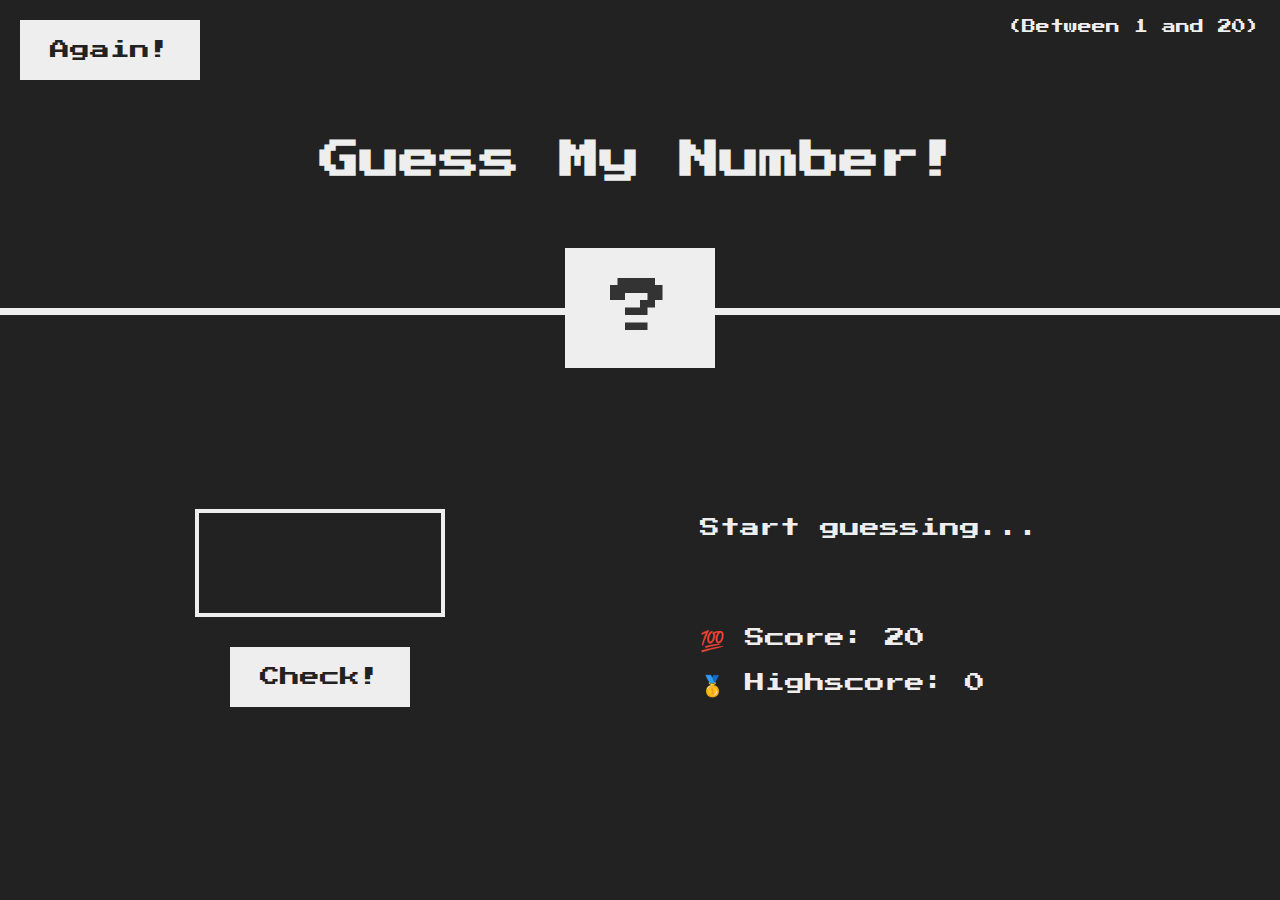
<file: 05-Guess_myNumberGame_JavaScript_in_the_browser_DOM_and_Events_PROJECT/index.html>
<!DOCTYPE html>
<html lang="en">
  <head>
    <meta charset="UTF-8" />
    <meta name="viewport" content="width=device-width, initial-scale=1.0" />
    <meta http-equiv="X-UA-Compatible" content="ie=edge" />
    <link rel="stylesheet" href="style.css" />
    <title>my instance</title>
  </head>
  <body>
    <header>
      <h1>Guess My Number!</h1>
      <p class="between">(Between 1 and 20)</p>
      <button class="btn again">Again!</button>
      <div class="number">?</div>
    </header>
    <main>
      <section class="left">
        <input type="number" class="guess" />
        <button class="btn check">Check!</button>
      </section>
      <section class="right">
        <p class="message">Start guessing...</p>
        <p class="label-score">💯 Score: <span class="score">20</span></p>
        <p class="label-highscore">
          🥇 Highscore: <span class="highscore">0</span>
        </p>
      </section>
    </main>
    <script src="script.js"></script>
  </body>
</html>
</file>
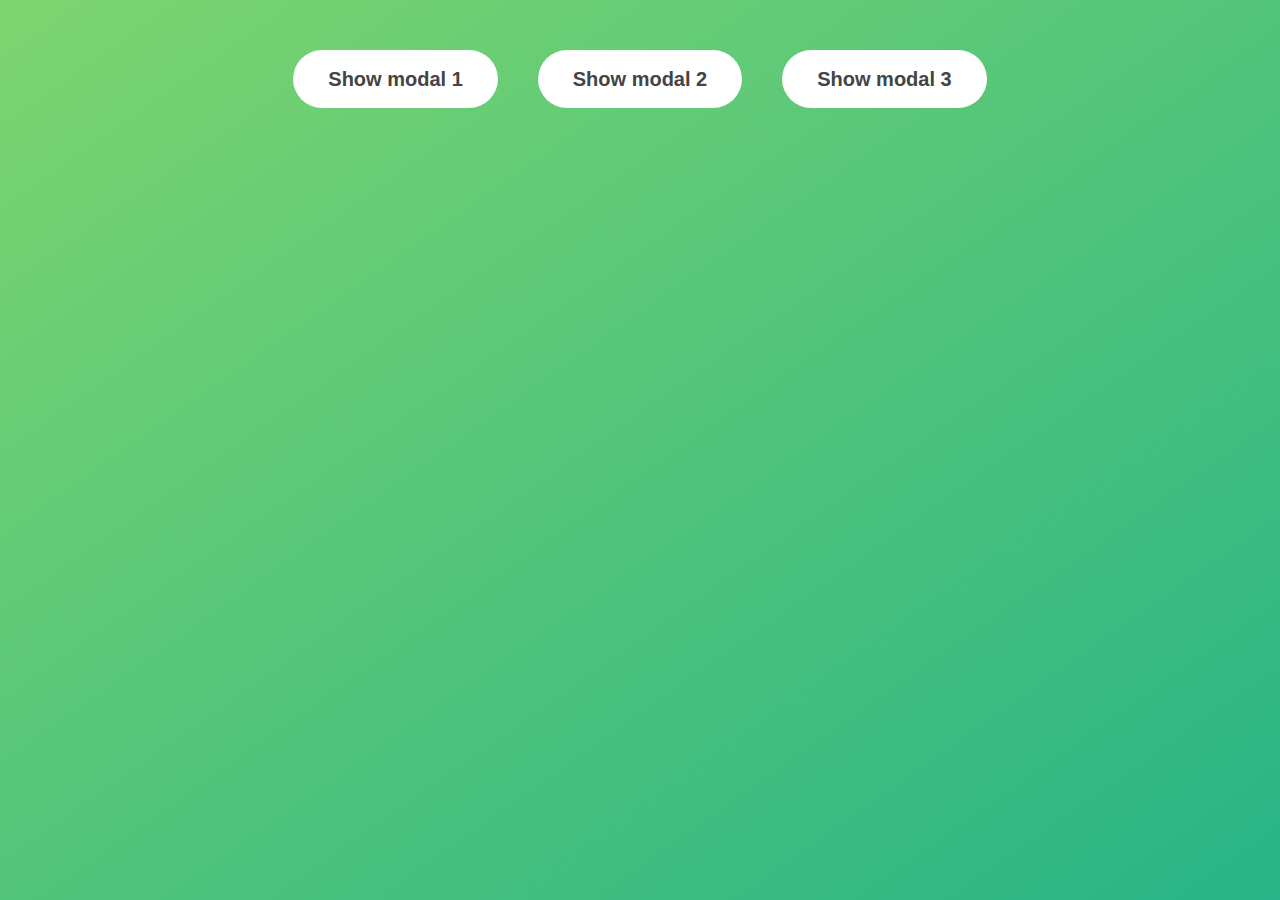
<file: 06-Modal/index.html>
<!DOCTYPE html>
<html lang="en">
  <head>
    <meta charset="UTF-8" />
    <meta name="viewport" content="width=device-width, initial-scale=1.0" />
    <meta http-equiv="X-UA-Compatible" content="ie=edge" />
    <link rel="stylesheet" href="style.css" />
    <title>Modal window</title>
  </head>
  <body>
    <button class="show-modal">Show modal 1</button>
    <button class="show-modal">Show modal 2</button>
    <button class="show-modal">Show modal 3</button>

    <div class="modal hidden">
      <button class="close-modal">&times;</button>
      <h1>I'm a modal window 😍</h1>
      <p>
        Lorem ipsum dolor sit amet, consectetur adipisicing elit, sed do eiusmod
        tempor incididunt ut labore et dolore magna aliqua. Ut enim ad minim
        veniam, quis nostrud exercitation ullamco laboris nisi ut aliquip ex ea
        commodo consequat. Duis aute irure dolor in reprehenderit in voluptate
        velit esse cillum dolore eu fugiat nulla pariatur. Excepteur sint
        occaecat cupidatat non proident, sunt in culpa qui officia deserunt
        mollit anim id est laborum.
      </p>
    </div>
    <div class="overlay hidden"></div>

    <script src="script.js"></script>
  </body>
</html>
</file>
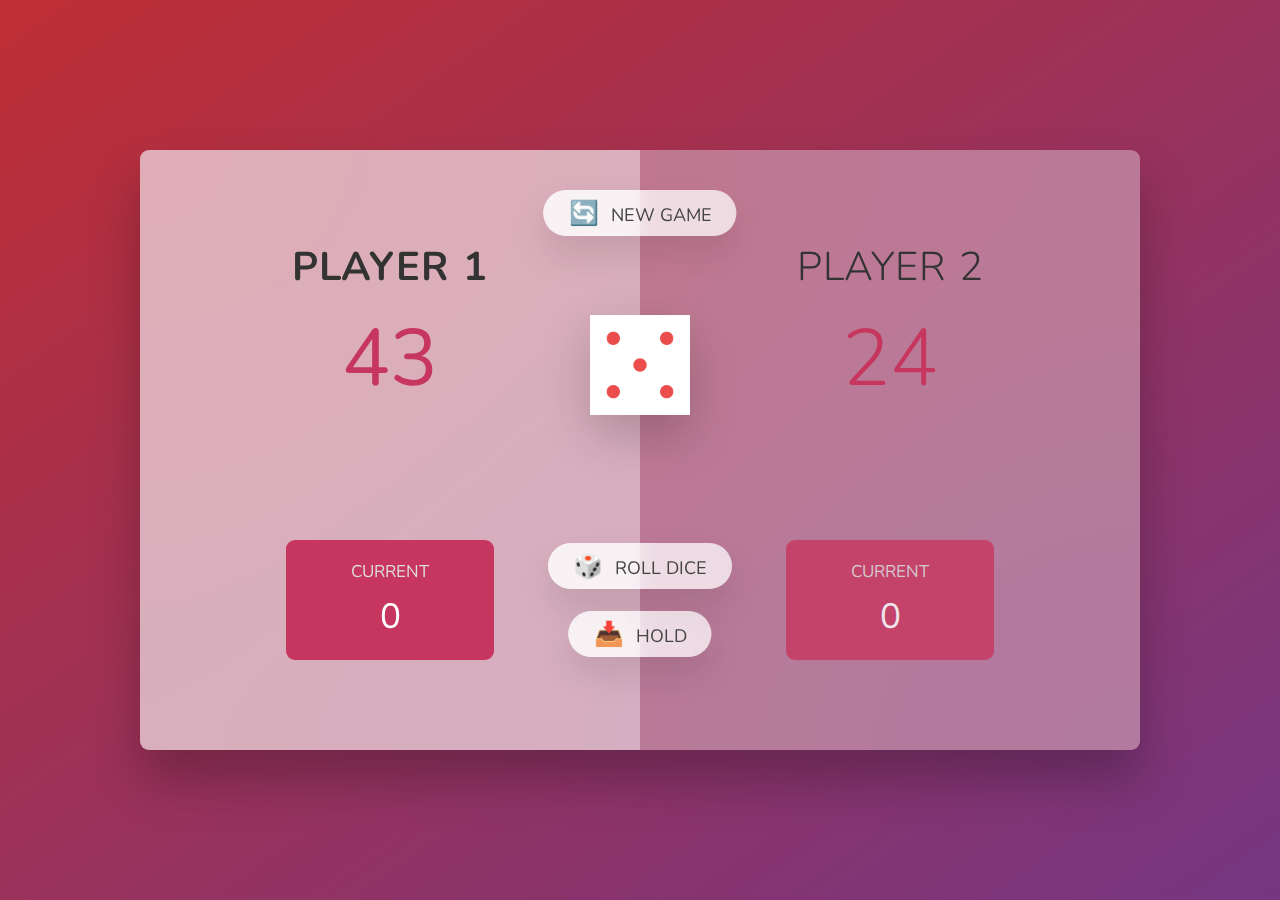
<file: 07-PigGame/index.html>
<!DOCTYPE html>
<html lang="en">
  <head>
    <meta charset="UTF-8" />
    <meta name="viewport" content="width=device-width, initial-scale=1.0" />
    <meta http-equiv="X-UA-Compatible" content="ie=edge" />
    <link rel="stylesheet" href="style.css" />
    <title>Pig Game</title>
  </head>
  <body>
    <main>
      <section class="player player--0 player--active">
        <h2 class="name" id="name--0">Player 1</h2>
        <p class="score" id="score--0">43</p>
        <div class="current">
          <p class="current-label">Current</p>
          <p class="current-score" id="current--0">0</p>
        </div>
      </section>
      <section class="player player--1">
        <h2 class="name" id="name--1">Player 2</h2>
        <p class="score" id="score--1">24</p>
        <div class="current">
          <p class="current-label">Current</p>
          <p class="current-score" id="current--1">0</p>
        </div>
      </section>

      <img src="dice-5.png" alt="Playing dice" class="dice" />
      <button class="btn btn--new">🔄 New game</button>
      <button class="btn btn--roll">🎲 Roll dice</button>
      <button class="btn btn--hold">📥 Hold</button>
    </main>
    <script src="script.js"></script>
  </body>
</html>
</file>
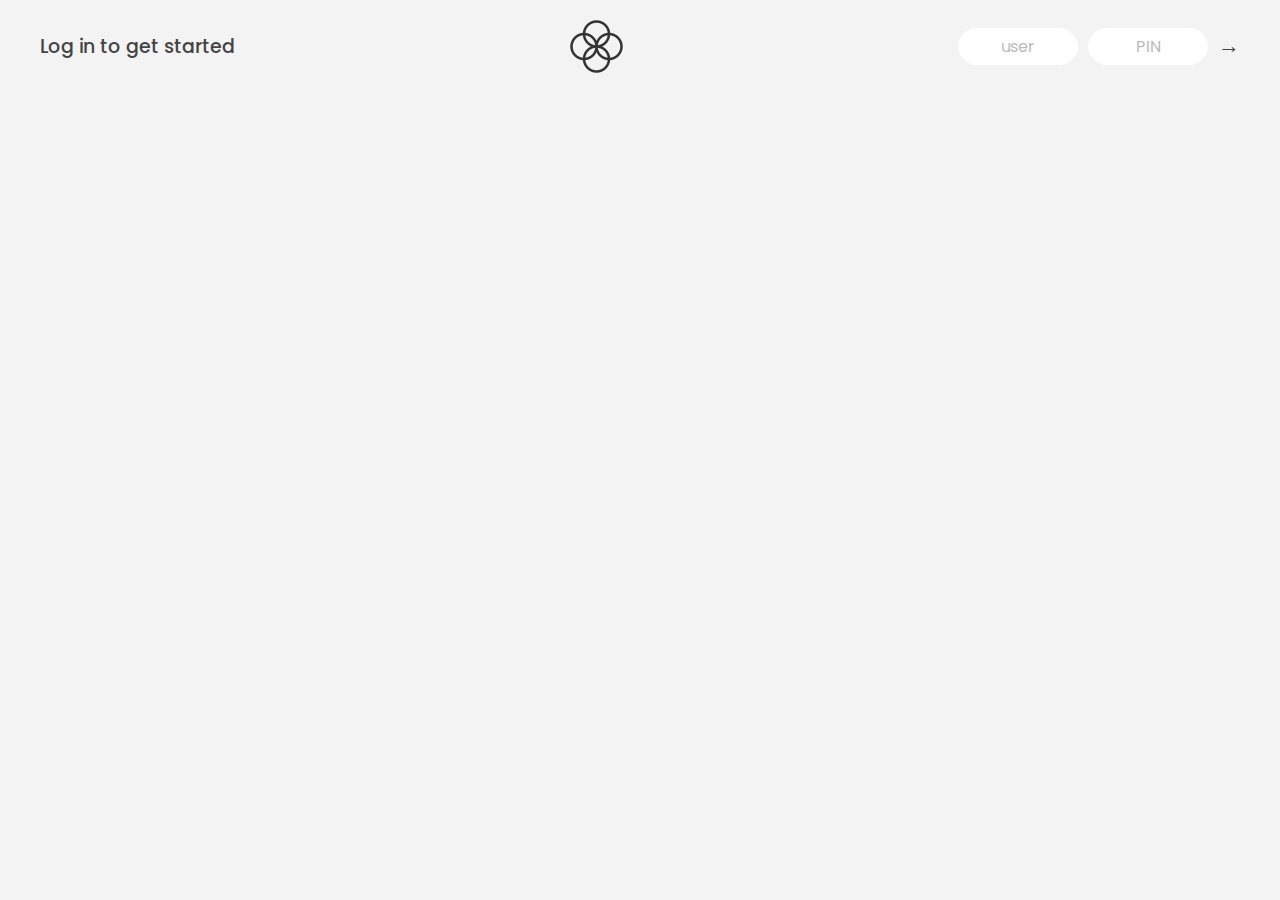
<file: 11-Arrays-Bankist/index.html>
<!DOCTYPE html>
<html lang="en">
  <head>
    <meta charset="UTF-8" />
    <meta name="viewport" content="width=device-width, initial-scale=1.0" />
    <meta http-equiv="X-UA-Compatible" content="ie=edge" />
    <link rel="shortcut icon" type="image/png" href="/icon.png" />

    <link
      href="https://fonts.googleapis.com/css?family=Poppins:400,500,600&display=swap"
      rel="stylesheet"
    />

    <link rel="stylesheet" href="style.css" />
    <title>Bankist</title>
  </head>
  <body>
    <!-- TOP NAVIGATION -->
    <nav>
      <p class="welcome">Log in to get started</p>
      <img src="logo.png" alt="Logo" class="logo" />
      <form class="login">
        <input
          type="text"
          placeholder="user"
          class="login__input login__input--user"
        />
        <!-- In practice, use type="password" -->
        <input
          type="text"
          placeholder="PIN"
          maxlength="4"
          class="login__input login__input--pin"
        />
        <button class="login__btn">&rarr;</button>
      </form>
    </nav>

    <main class="app">
      <!-- BALANCE -->
      <div class="balance">
        <div>
          <p class="balance__label">Current balance</p>
          <p class="balance__date">
            As of <span class="date">05/03/2037</span>
          </p>
        </div>
        <p class="balance__value">0000€</p>
      </div>

      <!-- MOVEMENTS -->
      <div class="movements">
        <div class="movements__row">
          <div class="movements__type movements__type--deposit">2 deposit</div>
          <div class="movements__date">3 days ago</div>
          <div class="movements__value">4 000€</div>
        </div>
        <div class="movements__row">
          <div class="movements__type movements__type--withdrawal">
            1 withdrawal
          </div>
          <div class="movements__date">24/01/2037</div>
          <div class="movements__value">-378€</div>
        </div>
      </div>

      <!-- SUMMARY -->
      <div class="summary">
        <p class="summary__label">In</p>
        <p class="summary__value summary__value--in">0000€</p>
        <p class="summary__label">Out</p>
        <p class="summary__value summary__value--out">0000€</p>
        <p class="summary__label">Interest</p>
        <p class="summary__value summary__value--interest">0000€</p>
        <button class="btn--sort">&downarrow; SORT</button>
      </div>

      <!-- OPERATION: TRANSFERS -->
      <div class="operation operation--transfer">
        <h2>Transfer money</h2>
        <form class="form form--transfer">
          <input type="text" class="form__input form__input--to" />
          <input type="number" class="form__input form__input--amount" />
          <button class="form__btn form__btn--transfer">&rarr;</button>
          <label class="form__label">Transfer to</label>
          <label class="form__label">Amount</label>
        </form>
      </div>

      <!-- OPERATION: LOAN -->
      <div class="operation operation--loan">
        <h2>Request loan</h2>
        <form class="form form--loan">
          <input type="number" class="form__input form__input--loan-amount" />
          <button class="form__btn form__btn--loan">&rarr;</button>
          <label class="form__label form__label--loan">Amount</label>
        </form>
      </div>

      <!-- OPERATION: CLOSE -->
      <div class="operation operation--close">
        <h2>Close account</h2>
        <form class="form form--close">
          <input type="text" class="form__input form__input--user" />
          <input
            type="password"
            maxlength="6"
            class="form__input form__input--pin"
          />
          <button class="form__btn form__btn--close">&rarr;</button>
          <label class="form__label">Confirm user</label>
          <label class="form__label">Confirm PIN</label>
        </form>
      </div>

      <!-- LOGOUT TIMER -->
      <p class="logout-timer">
        You will be logged out in <span class="timer">05:00</span>
      </p>
    </main>

    <!-- <footer>
      &copy; by Jonas Schmedtmann. Don't claim as your own :)
    </footer> -->

    <script src="script.js"></script>
  </body>
</html>
</file>
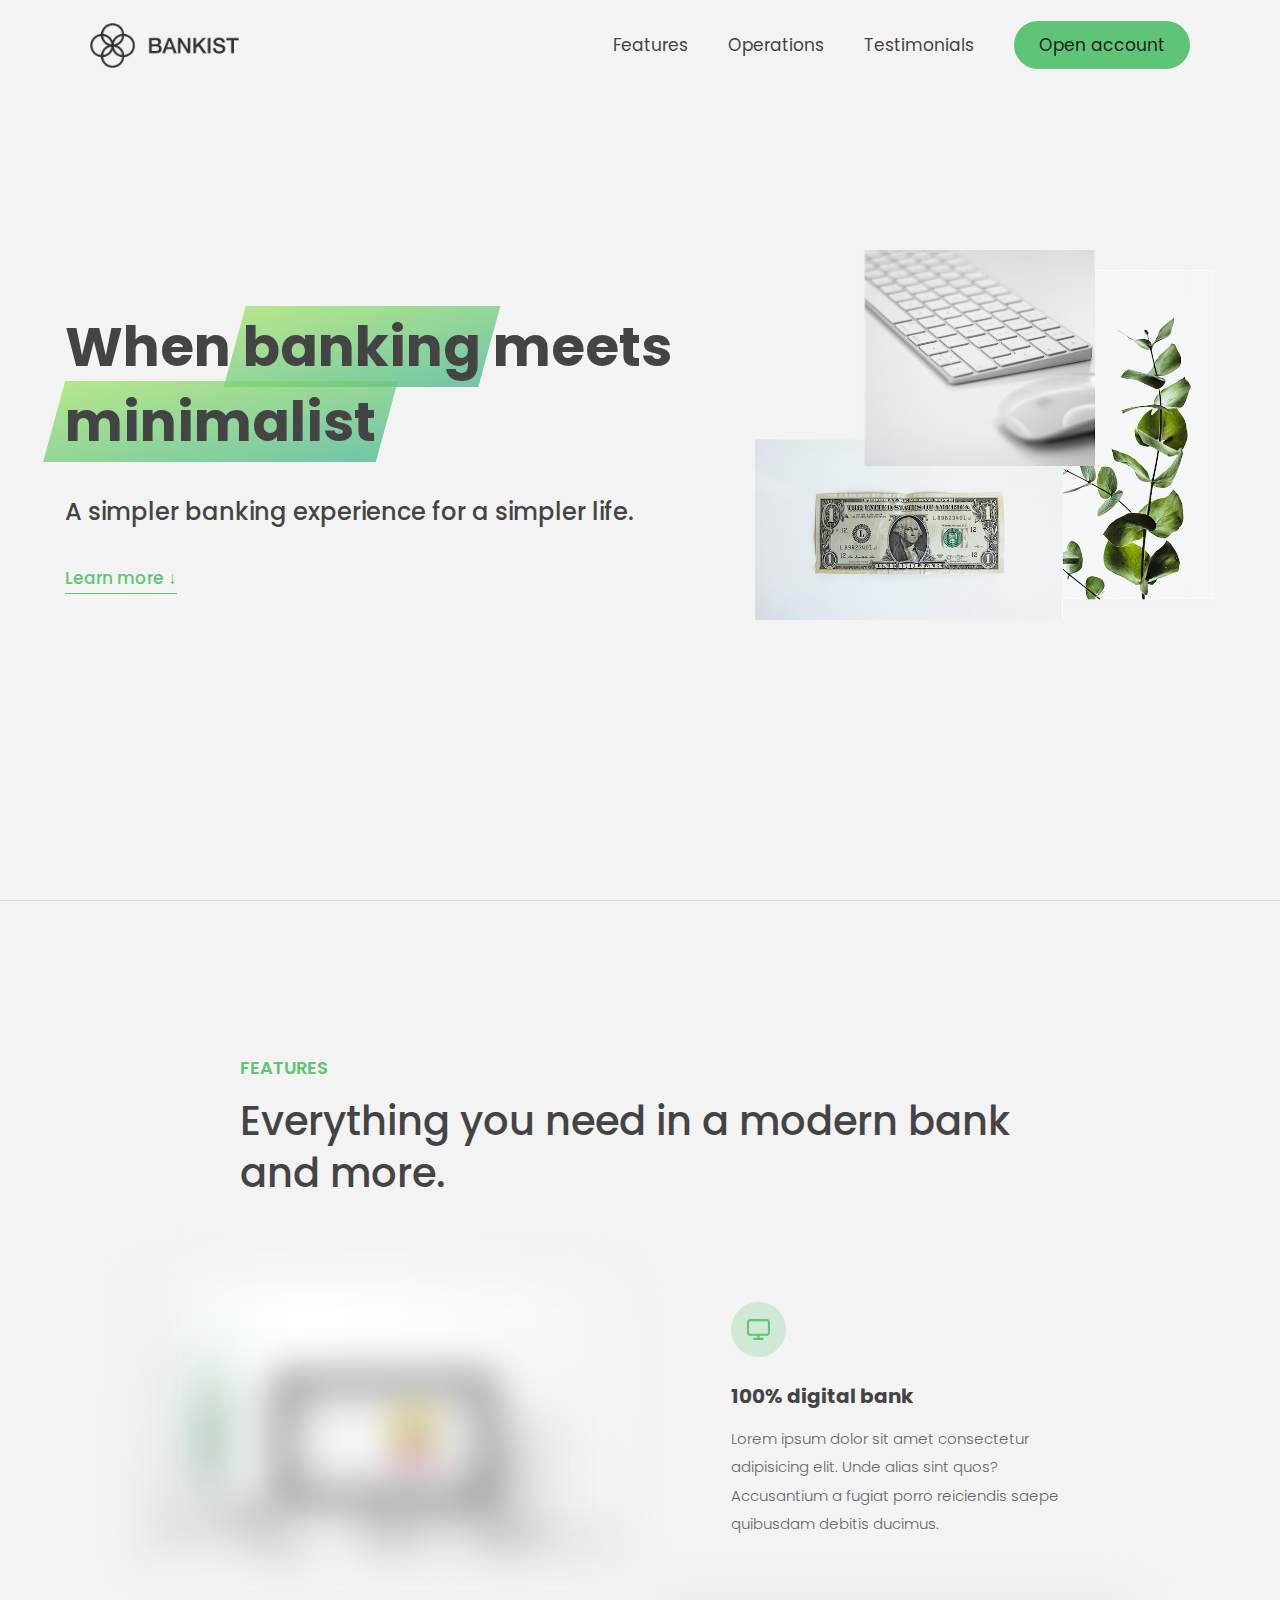
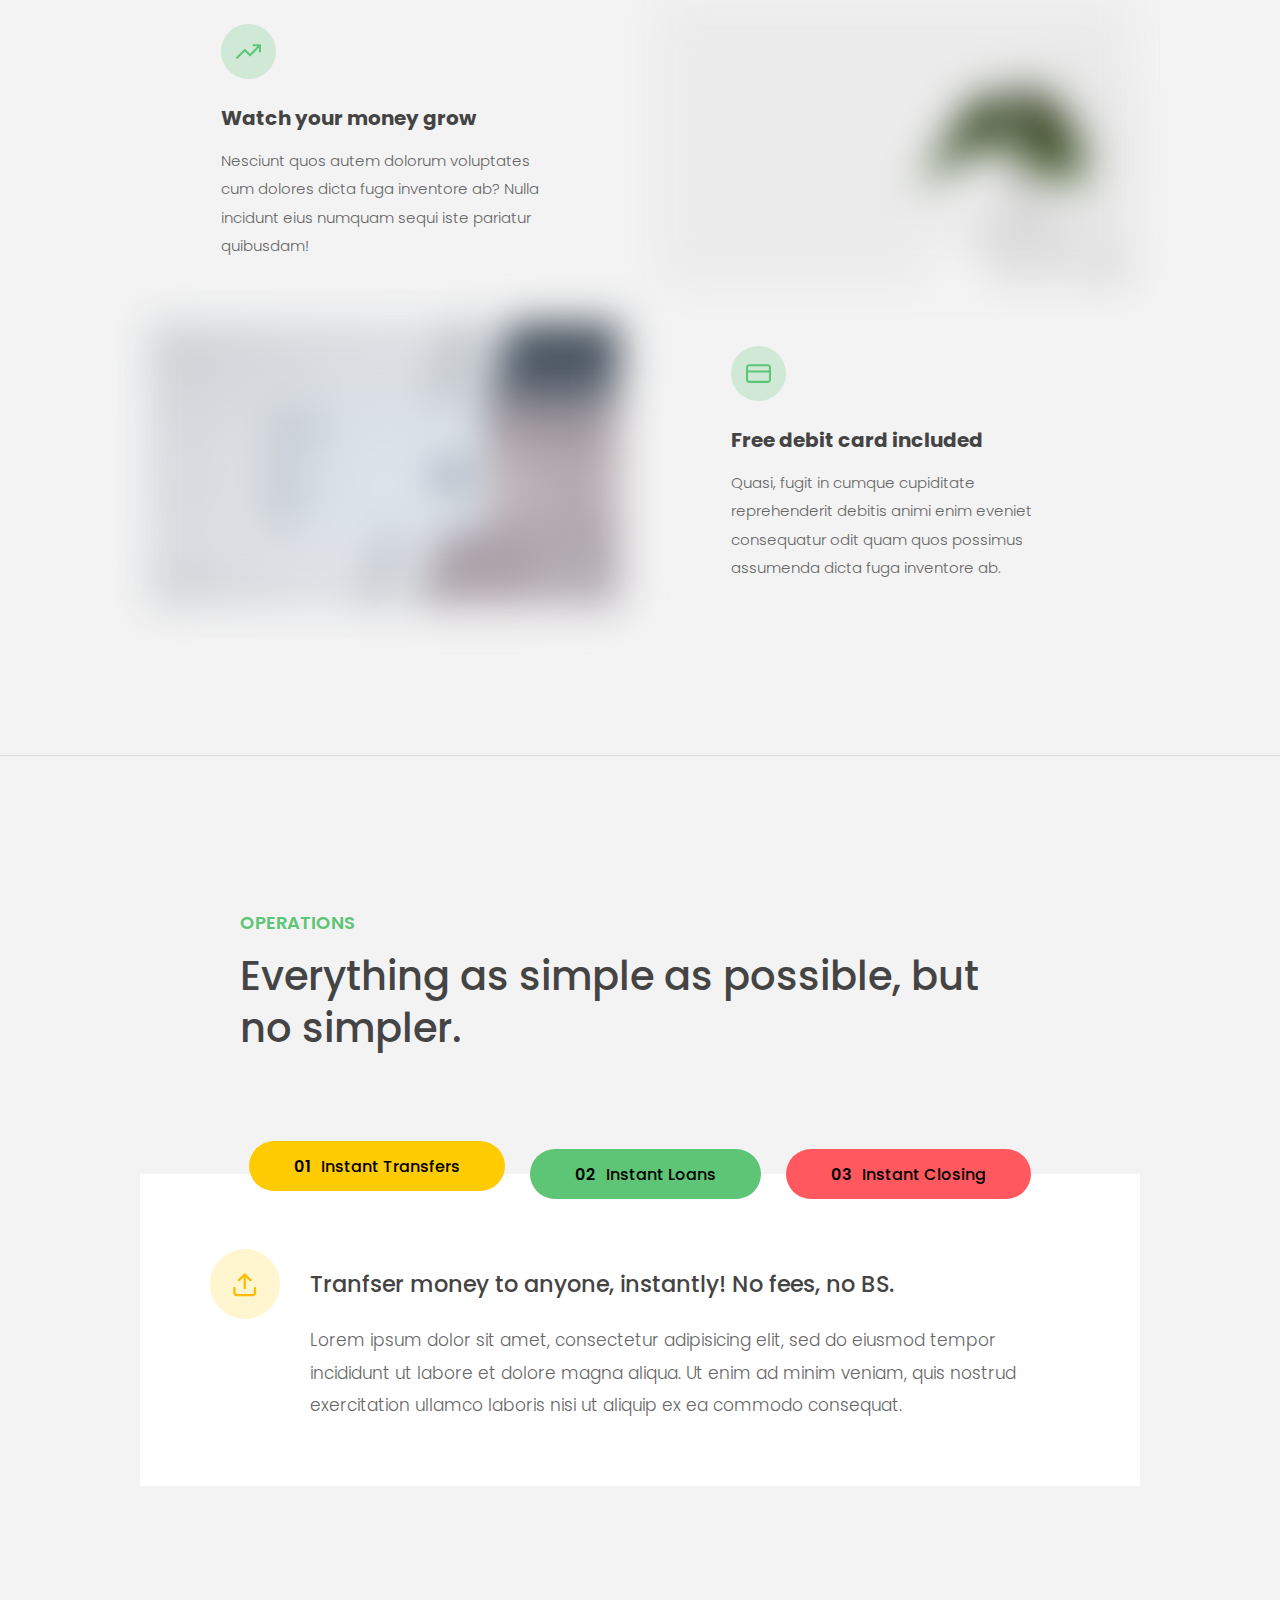
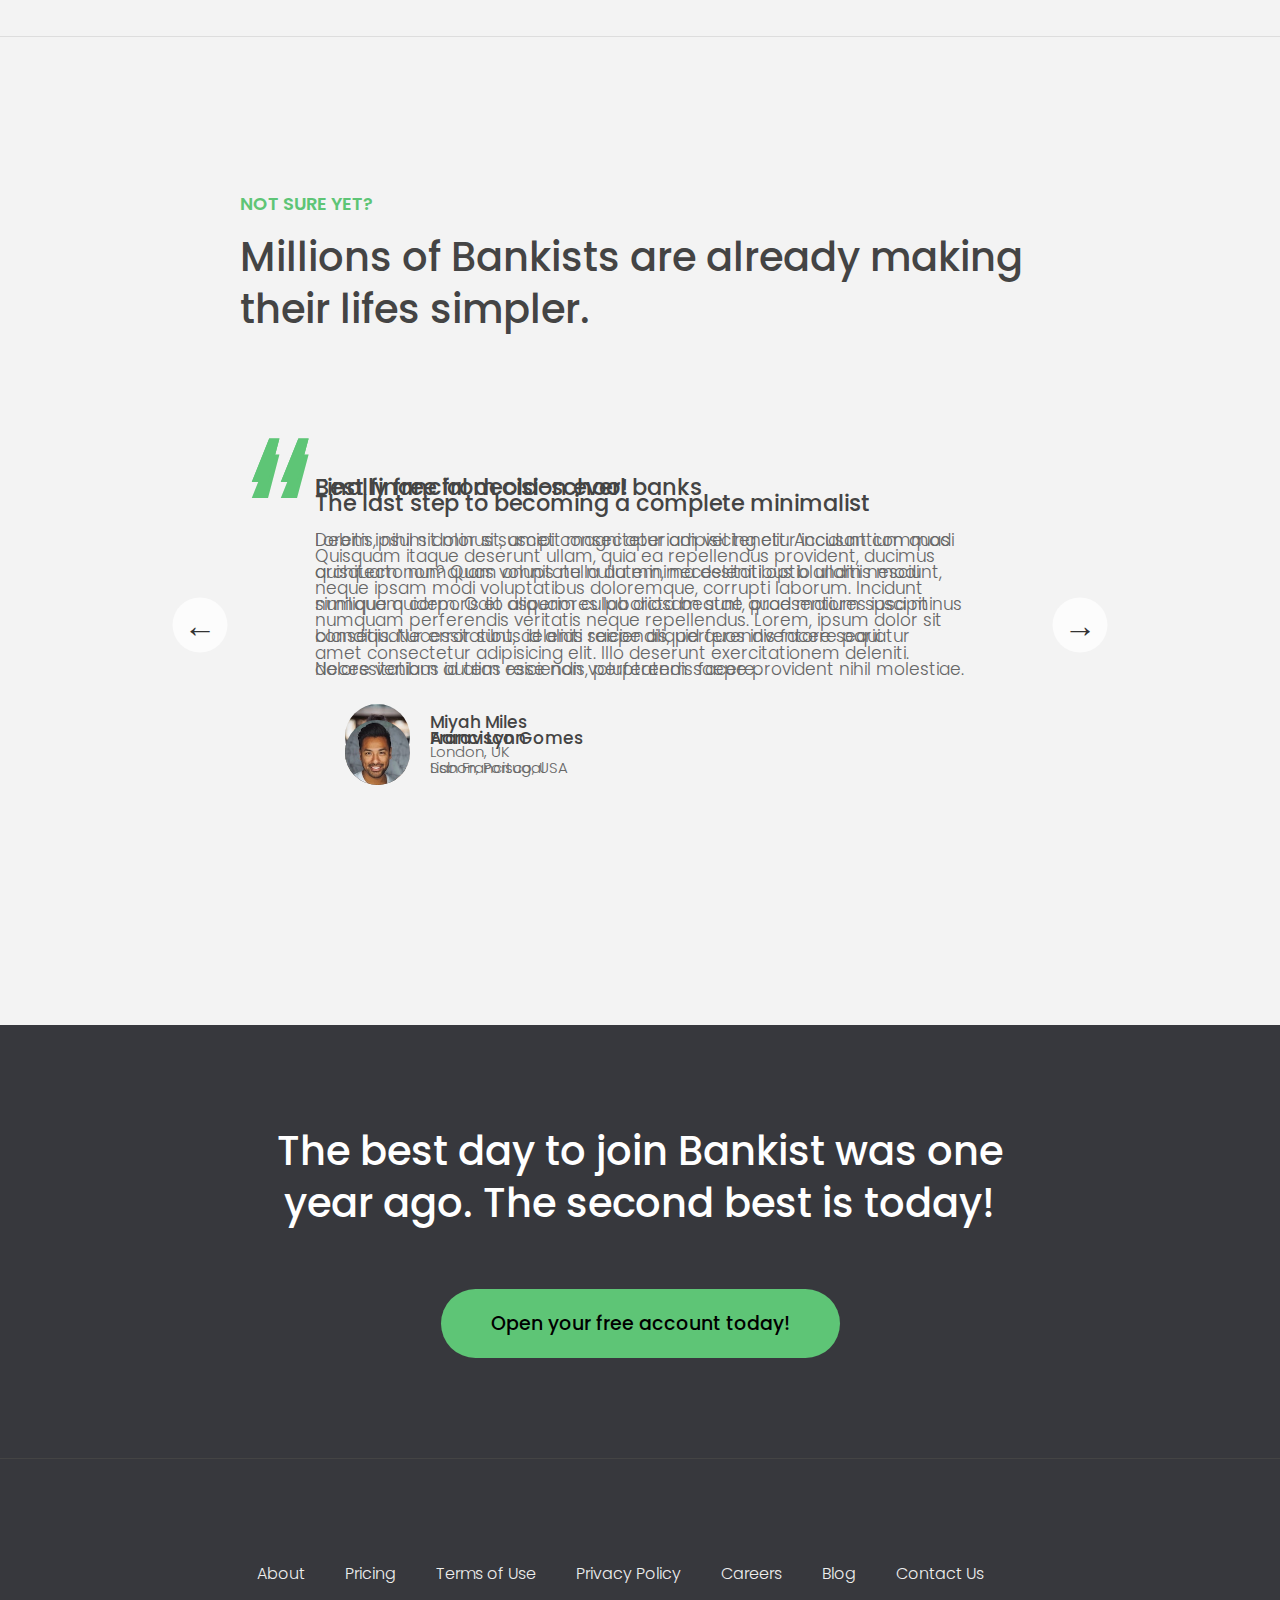
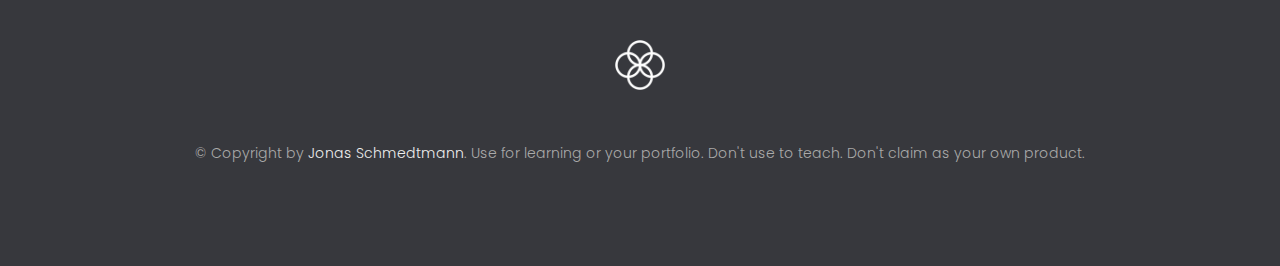
<file: 13-Advanced-DOM-Bankist/index.html>
<!DOCTYPE html>
<html lang="en">
  <head>
    <meta charset="UTF-8" />
    <meta name="viewport" content="width=device-width, initial-scale=1.0" />
    <meta http-equiv="X-UA-Compatible" content="ie=edge" />
    <link rel="shortcut icon" type="image/png" href="img/icon.png" />

    <link
      href="https://fonts.googleapis.com/css?family=Poppins:300,400,500,600&display=swap"
      rel="stylesheet"
    />
    <link rel="stylesheet" href="style.css" />
    <title>Bankist | When Banking meets Minimalist</title>
  </head>
  <body>
    <header class="header">
      <nav class="nav">
        <img
          src="img/logo.png"
          alt="Bankist logo"
          class="nav__logo"
          id="logo"
        />
        <ul class="nav__links">
          <li class="nav__item">
            <a class="nav__link" href="#section--1">Features</a>
          </li>
          <li class="nav__item">
            <a class="nav__link" href="#section--2">Operations</a>
          </li>
          <li class="nav__item">
            <a class="nav__link" href="#section--3">Testimonials</a>
          </li>
          <li class="nav__item">
            <a class="nav__link nav__link--btn btn--show-modal" href="#"
              >Open account</a
            >
          </li>
        </ul>
      </nav>

      <div class="header__title">
        <h1>
          When
          <!-- Green highlight effect -->
          <span class="highlight">banking</span>
          meets<br />
          <span class="highlight">minimalist</span>
        </h1>
        <h4>A simpler banking experience for a simpler life.</h4>
        <button class="btn--text btn--scroll-to">Learn more &DownArrow;</button>
        <img
          src="img/hero.png"
          class="header__img"
          alt="Minimalist bank items"
        />
      </div>
    </header>

    <section class="section" id="section--1">
      <div class="section__title">
        <h2 class="section__description">Features</h2>
        <h3 class="section__header">
          Everything you need in a modern bank and more.
        </h3>
      </div>

      <div class="features">
        <img
          src="img/digital-lazy.jpg"
          data-src="img/digital.jpg"
          alt="Computer"
          class="features__img lazy-img"
        />
        <div class="features__feature">
          <div class="features__icon">
            <svg>
              <use xlink:href="img/icons.svg#icon-monitor"></use>
            </svg>
          </div>
          <h5 class="features__header">100% digital bank</h5>
          <p>
            Lorem ipsum dolor sit amet consectetur adipisicing elit. Unde alias
            sint quos? Accusantium a fugiat porro reiciendis saepe quibusdam
            debitis ducimus.
          </p>
        </div>

        <div class="features__feature">
          <div class="features__icon">
            <svg>
              <use xlink:href="img/icons.svg#icon-trending-up"></use>
            </svg>
          </div>
          <h5 class="features__header">Watch your money grow</h5>
          <p>
            Nesciunt quos autem dolorum voluptates cum dolores dicta fuga
            inventore ab? Nulla incidunt eius numquam sequi iste pariatur
            quibusdam!
          </p>
        </div>
        <img
          src="img/grow-lazy.jpg"
          data-src="img/grow.jpg"
          alt="Plant"
          class="features__img lazy-img"
        />

        <img
          src="img/card-lazy.jpg"
          data-src="img/card.jpg"
          alt="Credit card"
          class="features__img lazy-img"
        />
        <div class="features__feature">
          <div class="features__icon">
            <svg>
              <use xlink:href="img/icons.svg#icon-credit-card"></use>
            </svg>
          </div>
          <h5 class="features__header">Free debit card included</h5>
          <p>
            Quasi, fugit in cumque cupiditate reprehenderit debitis animi enim
            eveniet consequatur odit quam quos possimus assumenda dicta fuga
            inventore ab.
          </p>
        </div>
      </div>
    </section>

    <section class="section" id="section--2">
      <div class="section__title">
        <h2 class="section__description">Operations</h2>
        <h3 class="section__header">
          Everything as simple as possible, but no simpler.
        </h3>
      </div>

      <div class="operations">
        <div class="operations__tab-container">
          <button
            class="btn operations__tab operations__tab--1 operations__tab--active"
            data-tab="1"
          >
            <span>01</span>Instant Transfers
          </button>
          <button class="btn operations__tab operations__tab--2" data-tab="2">
            <span>02</span>Instant Loans
          </button>
          <button class="btn operations__tab operations__tab--3" data-tab="3">
            <span>03</span>Instant Closing
          </button>
        </div>
        <div
          class="operations__content operations__content--1 operations__content--active"
        >
          <div class="operations__icon operations__icon--1">
            <svg>
              <use xlink:href="img/icons.svg#icon-upload"></use>
            </svg>
          </div>
          <h5 class="operations__header">
            Tranfser money to anyone, instantly! No fees, no BS.
          </h5>
          <p>
            Lorem ipsum dolor sit amet, consectetur adipisicing elit, sed do
            eiusmod tempor incididunt ut labore et dolore magna aliqua. Ut enim
            ad minim veniam, quis nostrud exercitation ullamco laboris nisi ut
            aliquip ex ea commodo consequat.
          </p>
        </div>

        <div class="operations__content operations__content--2">
          <div class="operations__icon operations__icon--2">
            <svg>
              <use xlink:href="img/icons.svg#icon-home"></use>
            </svg>
          </div>
          <h5 class="operations__header">
            Buy a home or make your dreams come true, with instant loans.
          </h5>
          <p>
            Duis aute irure dolor in reprehenderit in voluptate velit esse
            cillum dolore eu fugiat nulla pariatur. Excepteur sint occaecat
            cupidatat non proident, sunt in culpa qui officia deserunt mollit
            anim id est laborum.
          </p>
        </div>
        <div class="operations__content operations__content--3">
          <div class="operations__icon operations__icon--3">
            <svg>
              <use xlink:href="img/icons.svg#icon-user-x"></use>
            </svg>
          </div>
          <h5 class="operations__header">
            No longer need your account? No problem! Close it instantly.
          </h5>
          <p>
            Excepteur sint occaecat cupidatat non proident, sunt in culpa qui
            officia deserunt mollit anim id est laborum. Ut enim ad minim
            veniam, quis nostrud exercitation ullamco laboris nisi ut aliquip ex
            ea commodo consequat.
          </p>
        </div>
      </div>
    </section>

    <section class="section" id="section--3">
      <div class="section__title section__title--testimonials">
        <h2 class="section__description">Not sure yet?</h2>
        <h3 class="section__header">
          Millions of Bankists are already making their lifes simpler.
        </h3>
      </div>

      <div class="slider">
        <div class="slide slide--1">
          <div class="testimonial">
            <h5 class="testimonial__header">Best financial decision ever!</h5>
            <blockquote class="testimonial__text">
              Lorem ipsum dolor sit, amet consectetur adipisicing elit.
              Accusantium quas quisquam non? Quas voluptate nulla minima
              deleniti optio ullam nesciunt, numquam corporis et asperiores
              laboriosam sunt, praesentium suscipit blanditiis. Necessitatibus
              id alias reiciendis, perferendis facere pariatur dolore veniam
              autem esse non voluptatem saepe provident nihil molestiae.
            </blockquote>
            <address class="testimonial__author">
              <img src="img/user-1.jpg" alt="" class="testimonial__photo" />
              <h6 class="testimonial__name">Aarav Lynn</h6>
              <p class="testimonial__location">San Francisco, USA</p>
            </address>
          </div>
        </div>

        <div class="slide slide--2">
          <div class="testimonial">
            <h5 class="testimonial__header">
              The last step to becoming a complete minimalist
            </h5>
            <blockquote class="testimonial__text">
              Quisquam itaque deserunt ullam, quia ea repellendus provident,
              ducimus neque ipsam modi voluptatibus doloremque, corrupti
              laborum. Incidunt numquam perferendis veritatis neque repellendus.
              Lorem, ipsum dolor sit amet consectetur adipisicing elit. Illo
              deserunt exercitationem deleniti.
            </blockquote>
            <address class="testimonial__author">
              <img src="img/user-2.jpg" alt="" class="testimonial__photo" />
              <h6 class="testimonial__name">Miyah Miles</h6>
              <p class="testimonial__location">London, UK</p>
            </address>
          </div>
        </div>

        <div class="slide slide--3">
          <div class="testimonial">
            <h5 class="testimonial__header">
              Finally free from old-school banks
            </h5>
            <blockquote class="testimonial__text">
              Debitis, nihil sit minus suscipit magni aperiam vel tenetur
              incidunt commodi architecto numquam omnis nulla autem,
              necessitatibus blanditiis modi similique quidem. Odio aliquam
              culpa dicta beatae quod maiores ipsa minus consequatur error sunt,
              deleniti saepe aliquid quos inventore sequi. Necessitatibus id
              alias reiciendis, perferendis facere.
            </blockquote>
            <address class="testimonial__author">
              <img src="img/user-3.jpg" alt="" class="testimonial__photo" />
              <h6 class="testimonial__name">Francisco Gomes</h6>
              <p class="testimonial__location">Lisbon, Portugal</p>
            </address>
          </div>
        </div>

        <!-- <div class="slide"><img src="img/img-1.jpg" alt="Photo 1" /></div>
        <div class="slide"><img src="img/img-2.jpg" alt="Photo 2" /></div>
        <div class="slide"><img src="img/img-3.jpg" alt="Photo 3" /></div>
        <div class="slide"><img src="img/img-4.jpg" alt="Photo 4" /></div> -->
        <button class="slider__btn slider__btn--left">&larr;</button>
        <button class="slider__btn slider__btn--right">&rarr;</button>
        <div class="dots"></div>
      </div>
    </section>

    <section class="section section--sign-up">
      <div class="section__title">
        <h3 class="section__header">
          The best day to join Bankist was one year ago. The second best is
          today!
        </h3>
      </div>
      <button class="btn btn--show-modal">Open your free account today!</button>
    </section>

    <footer class="footer">
      <ul class="footer__nav">
        <li class="footer__item">
          <a class="footer__link" href="#">About</a>
        </li>
        <li class="footer__item">
          <a class="footer__link" href="#">Pricing</a>
        </li>
        <li class="footer__item">
          <a class="footer__link" href="#">Terms of Use</a>
        </li>
        <li class="footer__item">
          <a class="footer__link" href="#">Privacy Policy</a>
        </li>
        <li class="footer__item">
          <a class="footer__link" href="#">Careers</a>
        </li>
        <li class="footer__item">
          <a class="footer__link" href="#">Blog</a>
        </li>
        <li class="footer__item">
          <a class="footer__link" href="#">Contact Us</a>
        </li>
      </ul>
      <img src="img/icon.png" alt="Logo" class="footer__logo" />
      <p class="footer__copyright">
        &copy; Copyright by
        <a
          class="footer__link twitter-link"
          target="_blank"
          href="https://twitter.com/jonasschmedtman"
          >Jonas Schmedtmann</a
        >. Use for learning or your portfolio. Don't use to teach. Don't claim
        as your own product.
      </p>
    </footer>

    <div class="modal hidden">
      <button class="btn--close-modal">&times;</button>
      <h2 class="modal__header">
        Open your bank account <br />
        in just <span class="highlight">5 minutes</span>
      </h2>
      <form class="modal__form">
        <label>First Name</label>
        <input type="text" />
        <label>Last Name</label>
        <input type="text" />
        <label>Email Address</label>
        <input type="email" />
        <button class="btn">Next step &rarr;</button>
      </form>
    </div>
    <div class="overlay hidden"></div>

    <script src="script.js"></script>
  </body>
</html>
</file>
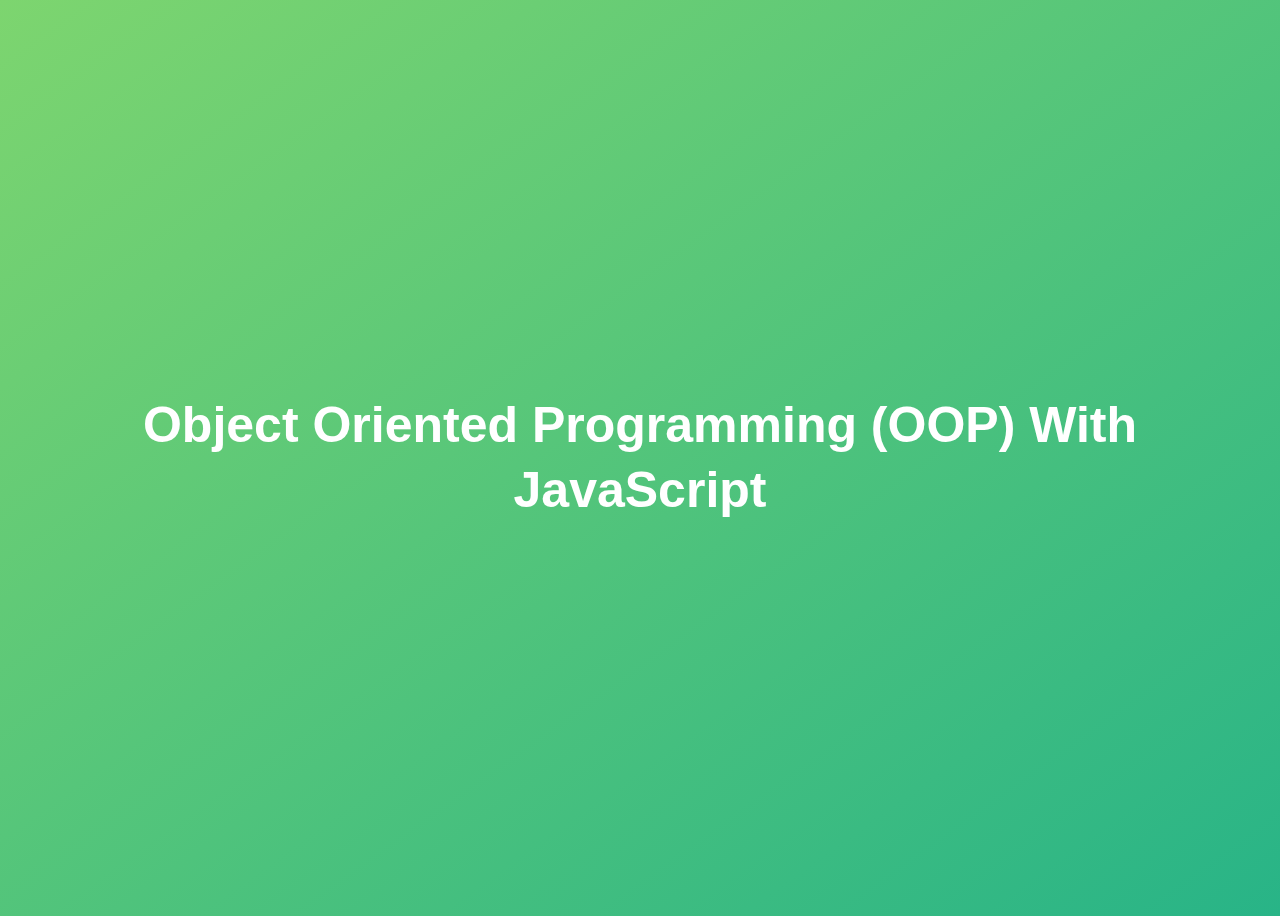
<file: 14-OOP/index.html>
<!DOCTYPE html>
<html lang="en">
  <head>
    <meta charset="UTF-8" />
    <meta name="viewport" content="width=device-width, initial-scale=1.0" />
    <meta http-equiv="X-UA-Compatible" content="ie=edge" />
    <title>Object Oriented Programming (OOP) With JavaScript</title>
    <style>
      body {
        height: 100vh;
        display: flex;
        align-items: center;
        background: linear-gradient(to top left, #28b487, #7dd56f);
      }
      h1 {
        font-family: sans-serif;
        font-size: 50px;
        line-height: 1.3;
        width: 100%;
        padding: 30px;
        text-align: center;
        color: white;
      }
    </style>
    <script defer src="script.js"></script>
  </head>
  <body>
    <h1>Object Oriented Programming (OOP) With JavaScript</h1>
  </body>
</html>
</file>
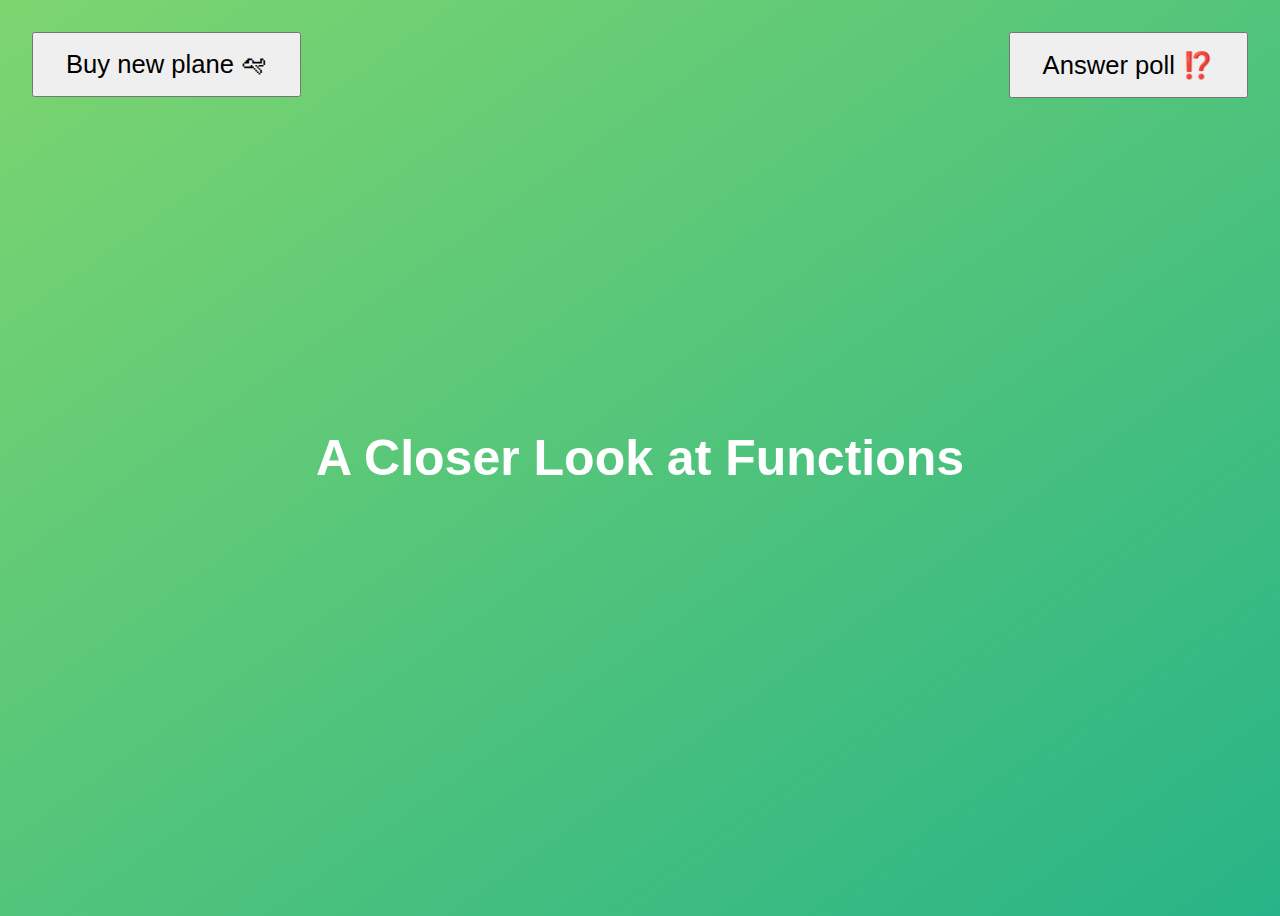
<file: Functions/index.html>
<!DOCTYPE html>
<html lang="en">
  <head>
    <meta charset="UTF-8" />
    <meta name="viewport" content="width=device-width, initial-scale=1.0" />
    <meta http-equiv="X-UA-Compatible" content="ie=edge" />
    <title>A Closer Look at Functions</title>
    <style>
      body {
        height: 100vh;
        display: flex;
        align-items: center;
        background: linear-gradient(to top left, #28b487, #7dd56f);
      }
      h1 {
        font-family: sans-serif;
        font-size: 50px;
        line-height: 1.3;
        width: 100%;
        padding: 30px;
        text-align: center;
        color: white;
      }
      .buy,
      .poll {
        font-size: 1.6rem;
        padding: 1rem 2rem;
        position: absolute;
        top: 2rem;
      }
      .buy {
        left: 2rem;
      }
      .poll {
        right: 2rem;
      }
    </style>
  </head>
  <body>
    <h1>A Closer Look at Functions</h1>
    <button class="buy">Buy new plane 🛩</button>
    <button class="poll">Answer poll ⁉️</button>
    <script src="script.js"></script>
  </body>
</html>
</file>
<file: 05-Guess_myNumberGame_JavaScript_in_the_browser_DOM_and_Events_PROJECT/style.css>
@import url('https://fonts.googleapis.com/css?family=Press+Start+2P&display=swap');

* {
  margin: 0;
  padding: 0;
  box-sizing: inherit;
}

html {
  font-size: 62.5%;
  box-sizing: border-box;
}

body {
  font-family: 'Press Start 2P', sans-serif;
  color: #eee;
  background-color: #222;
  /* background-color: #60b347; */
}

/* LAYOUT */
header {
  position: relative;
  height: 35vh;
  border-bottom: 7px solid #eee;
}

main {
  height: 65vh;
  color: #eee;
  display: flex;
  align-items: center;
  justify-content: space-around;
}

.left {
  width: 52rem;
  display: flex;
  flex-direction: column;
  align-items: center;
}

.right {
  width: 52rem;
  font-size: 2rem;
}

/* ELEMENTS STYLE */
h1 {
  font-size: 4rem;
  text-align: center;
  position: absolute;
  width: 100%;
  top: 52%;
  left: 50%;
  transform: translate(-50%, -50%);
}

.number {
  background: #eee;
  color: #333;
  font-size: 6rem;
  width: 15rem;
  padding: 3rem 0rem;
  text-align: center;
  position: absolute;
  bottom: 0;
  left: 50%;
  transform: translate(-50%, 50%);
}

.between {
  font-size: 1.4rem;
  position: absolute;
  top: 2rem;
  right: 2rem;
}

.again {
  position: absolute;
  top: 2rem;
  left: 2rem;
}

.guess {
  background: none;
  border: 4px solid #eee;
  font-family: inherit;
  color: inherit;
  font-size: 5rem;
  padding: 2.5rem;
  width: 25rem;
  text-align: center;
  display: block;
  margin-bottom: 3rem;
}

.btn {
  border: none;
  background-color: #eee;
  color: #222;
  font-size: 2rem;
  font-family: inherit;
  padding: 2rem 3rem;
  cursor: pointer;
}

.btn:hover {
  background-color: #ccc;
}

.message {
  margin-bottom: 8rem;
  height: 3rem;
}

.label-score {
  margin-bottom: 2rem;
}
</file>
<file: 06-Modal/style.css>
* {
  margin: 0;
  padding: 0;
  box-sizing: inherit;
}

html {
  font-size: 62.5%;
  box-sizing: border-box;
}

body {
  font-family: sans-serif;
  color: #333;
  line-height: 1.5;
  height: 100vh;
  position: relative;
  display: flex;
  align-items: flex-start;
  justify-content: center;
  background: linear-gradient(to top left, #28b487, #7dd56f);
}

.show-modal {
  font-size: 2rem;
  font-weight: 600;
  padding: 1.75rem 3.5rem;
  margin: 5rem 2rem;
  border: none;
  background-color: #fff;
  color: #444;
  border-radius: 10rem;
  cursor: pointer;
}

.close-modal {
  position: absolute;
  top: 1.2rem;
  right: 2rem;
  font-size: 5rem;
  color: #333;
  cursor: pointer;
  border: none;
  background: none;
}

h1 {
  font-size: 2.5rem;
  margin-bottom: 2rem;
}

p {
  font-size: 1.8rem;
}

/* -------------------------- */
/* CLASSES TO MAKE MODAL WORK */
.hidden {
  display: none;
}

.modal {
  position: absolute;
  top: 50%;
  left: 50%;
  transform: translate(-50%, -50%);
  width: 70%;

  background-color: white;
  padding: 6rem;
  border-radius: 5px;
  box-shadow: 0 3rem 5rem rgba(0, 0, 0, 0.3);
  z-index: 10;
}

.overlay {
  position: absolute;
  top: 0;
  left: 0;
  width: 100%;
  height: 100%;
  background-color: rgba(0, 0, 0, 0.6);
  backdrop-filter: blur(3px);
  z-index: 5;
}
</file>
<file: 07-PigGame/style.css>
@import url('https://fonts.googleapis.com/css2?family=Nunito&display=swap');

* {
  margin: 0;
  padding: 0;
  box-sizing: inherit;
}

html {
  font-size: 62.5%;
  box-sizing: border-box;
}

body {
  font-family: 'Nunito', sans-serif;
  font-weight: 400;
  height: 100vh;
  color: #333;
  background-image: linear-gradient(to top left, #753682 0%, #bf2e34 100%);
  display: flex;
  align-items: center;
  justify-content: center;
}

/* LAYOUT */
main {
  position: relative;
  width: 100rem;
  height: 60rem;
  background-color: rgba(255, 255, 255, 0.35);
  backdrop-filter: blur(200px);
  filter: blur();
  box-shadow: 0 3rem 5rem rgba(0, 0, 0, 0.25);
  border-radius: 9px;
  overflow: hidden;
  display: flex;
}

.player {
  flex: 50%;
  padding: 9rem;
  display: flex;
  flex-direction: column;
  align-items: center;
  transition: all 0.75s;
}

/* ELEMENTS */
.name {
  position: relative;
  font-size: 4rem;
  text-transform: uppercase;
  letter-spacing: 1px;
  word-spacing: 2px;
  font-weight: 300;
  margin-bottom: 1rem;
}

.score {
  font-size: 8rem;
  font-weight: 300;
  color: #c7365f;
  margin-bottom: auto;
}

.player--active {
  background-color: rgba(255, 255, 255, 0.4);
}
.player--active .name {
  font-weight: 700;
}
.player--active .score {
  font-weight: 400;
}

.player--active .current {
  opacity: 1;
}

.current {
  background-color: #c7365f;
  opacity: 0.8;
  border-radius: 9px;
  color: #fff;
  width: 65%;
  padding: 2rem;
  text-align: center;
  transition: all 0.75s;
}

.current-label {
  text-transform: uppercase;
  margin-bottom: 1rem;
  font-size: 1.7rem;
  color: #ddd;
}

.current-score {
  font-size: 3.5rem;
}

/* ABSOLUTE POSITIONED ELEMENTS */
.btn {
  position: absolute;
  left: 50%;
  transform: translateX(-50%);
  color: #444;
  background: none;
  border: none;
  font-family: inherit;
  font-size: 1.8rem;
  text-transform: uppercase;
  cursor: pointer;
  font-weight: 400;
  transition: all 0.2s;

  background-color: white;
  background-color: rgba(255, 255, 255, 0.6);
  backdrop-filter: blur(10px);

  padding: 0.7rem 2.5rem;
  border-radius: 50rem;
  box-shadow: 0 1.75rem 3.5rem rgba(0, 0, 0, 0.1);
}

.btn::first-letter {
  font-size: 2.4rem;
  display: inline-block;
  margin-right: 0.7rem;
}

.btn--new {
  top: 4rem;
}
.btn--roll {
  top: 39.3rem;
}
.btn--hold {
  top: 46.1rem;
}

.btn:active {
  transform: translate(-50%, 3px);
  box-shadow: 0 1rem 2rem rgba(0, 0, 0, 0.15);
}

.btn:focus {
  outline: none;
}

.dice {
  position: absolute;
  left: 50%;
  top: 16.5rem;
  transform: translateX(-50%);
  height: 10rem;
  box-shadow: 0 2rem 5rem rgba(0, 0, 0, 0.2);
}

.player--winner {
  background-color: #2f2f2f;
}

.player--winner .name {
  font-weight: 700;
  color: #c7365f;
}
</file>
<file: 11-Arrays-Bankist/style.css>
/*
 * Use this CSS to learn some intersting techniques,
 * in case you're wondering how I built the UI.
 * Have fun! 😁
 */

* {
  margin: 0;
  padding: 0;
  box-sizing: inherit;
}

html {
  font-size: 62.5%;
  box-sizing: border-box;
}

body {
  font-family: "Poppins", sans-serif;
  color: #444;
  background-color: #f3f3f3;
  height: 100vh;
  padding: 2rem;
}

nav {
  display: flex;
  justify-content: space-between;
  align-items: center;
  padding: 0 2rem;
}

.welcome {
  font-size: 1.9rem;
  font-weight: 500;
}

.logo {
  height: 5.25rem;
}

.login {
  display: flex;
}

.login__input {
  border: none;
  padding: 0.5rem 2rem;
  font-size: 1.6rem;
  font-family: inherit;
  text-align: center;
  width: 12rem;
  border-radius: 10rem;
  margin-right: 1rem;
  color: inherit;
  border: 1px solid #fff;
  transition: all 0.3s;
}

.login__input:focus {
  outline: none;
  border: 1px solid #ccc;
}

.login__input::placeholder {
  color: #bbb;
}

.login__btn {
  border: none;
  background: none;
  font-size: 2.2rem;
  color: inherit;
  cursor: pointer;
  transition: all 0.3s;
}

.login__btn:hover,
.login__btn:focus,
.btn--sort:hover,
.btn--sort:focus {
  outline: none;
  color: #777;
}

/* MAIN */
.app {
  position: relative;
  max-width: 100rem;
  margin: 4rem auto;
  display: grid;
  grid-template-columns: 4fr 3fr;
  grid-template-rows: auto repeat(3, 15rem) auto;
  gap: 2rem;

  /* NOTE This creates the fade in/out anumation */
  opacity: 0;
  transition: all 1s;
}

.balance {
  grid-column: 1 / span 2;
  display: flex;
  align-items: flex-end;
  justify-content: space-between;
  margin-bottom: 2rem;
}

.balance__label {
  font-size: 2.2rem;
  font-weight: 500;
  margin-bottom: -0.2rem;
}

.balance__date {
  font-size: 1.4rem;
  color: #888;
}

.balance__value {
  font-size: 4.5rem;
  font-weight: 400;
}

/* MOVEMENTS */
.movements {
  grid-row: 2 / span 3;
  background-color: #fff;
  border-radius: 1rem;
  overflow: scroll;
}

.movements__row {
  padding: 2.25rem 4rem;
  display: flex;
  align-items: center;
  border-bottom: 1px solid #eee;
}

.movements__type {
  font-size: 1.1rem;
  text-transform: uppercase;
  font-weight: 500;
  color: #fff;
  padding: 0.1rem 1rem;
  border-radius: 10rem;
  margin-right: 2rem;
}

.movements__date {
  font-size: 1.1rem;
  text-transform: uppercase;
  font-weight: 500;
  color: #666;
}

.movements__type--deposit {
  background-image: linear-gradient(to top left, #39b385, #9be15d);
}

.movements__type--withdrawal {
  background-image: linear-gradient(to top left, #e52a5a, #ff585f);
}

.movements__value {
  font-size: 1.7rem;
  margin-left: auto;
}

/* SUMMARY */
.summary {
  grid-row: 5 / 6;
  display: flex;
  align-items: baseline;
  padding: 0 0.3rem;
  margin-top: 1rem;
}

.summary__label {
  font-size: 1.2rem;
  font-weight: 500;
  text-transform: uppercase;
  margin-right: 0.8rem;
}

.summary__value {
  font-size: 2.2rem;
  margin-right: 2.5rem;
}

.summary__value--in,
.summary__value--interest {
  color: #66c873;
}

.summary__value--out {
  color: #f5465d;
}

.btn--sort {
  margin-left: auto;
  border: none;
  background: none;
  font-size: 1.3rem;
  font-weight: 500;
  cursor: pointer;
}

/* OPERATIONS */
.operation {
  border-radius: 1rem;
  padding: 3rem 4rem;
  color: #333;
}

.operation--transfer {
  background-image: linear-gradient(to top left, #ffb003, #ffcb03);
}

.operation--loan {
  background-image: linear-gradient(to top left, #39b385, #9be15d);
}

.operation--close {
  background-image: linear-gradient(to top left, #e52a5a, #ff585f);
}

h2 {
  margin-bottom: 1.5rem;
  font-size: 1.7rem;
  font-weight: 600;
  color: #333;
}

.form {
  display: grid;
  grid-template-columns: 2.5fr 2.5fr 1fr;
  grid-template-rows: auto auto;
  gap: 0.4rem 1rem;
}

/* Exceptions for interst */
.form.form--loan {
  grid-template-columns: 2.5fr 1fr 2.5fr;
}
.form__label--loan {
  grid-row: 2;
}
/* End exceptions */

.form__input {
  width: 100%;
  border: none;
  background-color: rgba(255, 255, 255, 0.4);
  font-family: inherit;
  font-size: 1.5rem;
  text-align: center;
  color: #333;
  padding: 0.3rem 1rem;
  border-radius: 0.7rem;
  transition: all 0.3s;
}

.form__input:focus {
  outline: none;
  background-color: rgba(255, 255, 255, 0.6);
}

.form__label {
  font-size: 1.3rem;
  text-align: center;
}

.form__btn {
  border: none;
  border-radius: 0.7rem;
  font-size: 1.8rem;
  background-color: #fff;
  cursor: pointer;
  transition: all 0.3s;
}

.form__btn:focus {
  outline: none;
  background-color: rgba(255, 255, 255, 0.8);
}

.logout-timer {
  padding: 0 0.3rem;
  margin-top: 1.9rem;
  text-align: right;
  font-size: 1.25rem;
}

.timer {
  font-weight: 600;
}
</file>
<file: 13-Advanced-DOM-Bankist/style.css>
/* The page is NOT responsive. You can implement responsiveness yourself if you wanna have some fun 😃 */

:root {
  --color-primary: #5ec576;
  --color-secondary: #ffcb03;
  --color-tertiary: #ff585f;
  --color-primary-darker: #4bbb7d;
  --color-secondary-darker: #ffbb00;
  --color-tertiary-darker: #fd424b;
  --color-primary-opacity: #5ec5763a;
  --color-secondary-opacity: #ffcd0331;
  --color-tertiary-opacity: #ff58602d;
  --gradient-primary: linear-gradient(to top left, #39b385, #9be15d);
  --gradient-secondary: linear-gradient(to top left, #ffb003, #ffcb03);
}

* {
  margin: 0;
  padding: 0;
  box-sizing: inherit;
}

html {
  font-size: 62.5%;
  box-sizing: border-box;
}

body {
  font-family: 'Poppins', sans-serif;
  font-weight: 300;
  color: #444;
  line-height: 1.9;
  background-color: #f3f3f3;
}

/* GENERAL ELEMENTS */
.section {
  padding: 15rem 3rem;
  border-top: 1px solid #ddd;

  transition:
    transform 1s,
    opacity 1s;
}

.section--hidden {
  opacity: 0;
  transform: translateY(8rem);
}

.section__title {
  max-width: 80rem;
  margin: 0 auto 8rem auto;
}

.section__description {
  font-size: 1.8rem;
  font-weight: 600;
  text-transform: uppercase;
  color: var(--color-primary);
  margin-bottom: 1rem;
}

.section__header {
  font-size: 4rem;
  line-height: 1.3;
  font-weight: 500;
}

.btn {
  display: inline-block;
  background-color: var(--color-primary);
  font-size: 1.6rem;
  font-family: inherit;
  font-weight: 500;
  border: none;
  padding: 1.25rem 4.5rem;
  border-radius: 10rem;
  cursor: pointer;
  transition: all 0.3s;
}

.btn:hover {
  background-color: var(--color-primary-darker);
}

.btn--text {
  display: inline-block;
  background: none;
  font-size: 1.7rem;
  font-family: inherit;
  font-weight: 500;
  color: var(--color-primary);
  border: none;
  border-bottom: 1px solid currentColor;
  padding-bottom: 2px;
  cursor: pointer;
  transition: all 0.3s;
}

p {
  color: #666;
}

/* This is BAD for accessibility! Don't do in the real world! */
button:focus {
  outline: none;
}

img {
  transition: filter 0.5s;
}

.lazy-img {
  filter: blur(20px);
}

/* NAVIGATION */
.nav {
  display: flex;
  justify-content: space-between;
  align-items: center;
  height: 9rem;
  width: 100%;
  padding: 0 6rem;
  z-index: 100;
}

/* nav and stickly class at the same time */
.nav.sticky {
  position: fixed;
  background-color: rgba(255, 255, 255, 0.95);
}

.nav__logo {
  height: 4.5rem;
  transition: all 0.3s;
}

.nav__links {
  display: flex;
  align-items: center;
  list-style: none;
}

.nav__item {
  margin-left: 4rem;
}

.nav__link:link,
.nav__link:visited {
  font-size: 1.7rem;
  font-weight: 400;
  color: inherit;
  text-decoration: none;
  display: block;
  transition: all 0.3s;
}

.nav__link--btn:link,
.nav__link--btn:visited {
  padding: 0.8rem 2.5rem;
  border-radius: 3rem;
  background-color: var(--color-primary);
  color: #222;
}

.nav__link--btn:hover,
.nav__link--btn:active {
  color: inherit;
  background-color: var(--color-primary-darker);
  color: #333;
}

/* HEADER */
.header {
  padding: 0 3rem;
  height: 100vh;
  display: flex;
  flex-direction: column;
  align-items: center;
}

.header__title {
  flex: 1;

  max-width: 115rem;
  display: grid;
  grid-template-columns: 3fr 2fr;
  row-gap: 3rem;
  align-content: center;
  justify-content: center;

  align-items: start;
  justify-items: start;
}

h1 {
  font-size: 5.5rem;
  line-height: 1.35;
}

h4 {
  font-size: 2.4rem;
  font-weight: 500;
}

.header__img {
  width: 100%;
  grid-column: 2 / 3;
  grid-row: 1 / span 4;
  transform: translateY(-6rem);
}

.highlight {
  position: relative;
}

.highlight::after {
  display: block;
  content: '';
  position: absolute;
  bottom: 0;
  left: 0;
  height: 100%;
  width: 100%;
  z-index: -1;
  opacity: 0.7;
  transform: scale(1.07, 1.05) skewX(-15deg);
  background-image: var(--gradient-primary);
}

/* FEATURES */
.features {
  display: grid;
  grid-template-columns: 1fr 1fr;
  gap: 4rem;
  margin: 0 12rem;
}

.features__img {
  width: 100%;
}

.features__feature {
  align-self: center;
  justify-self: center;
  width: 70%;
  font-size: 1.5rem;
}

.features__icon {
  display: flex;
  align-items: center;
  justify-content: center;
  background-color: var(--color-primary-opacity);
  height: 5.5rem;
  width: 5.5rem;
  border-radius: 50%;
  margin-bottom: 2rem;
}

.features__icon svg {
  height: 2.5rem;
  width: 2.5rem;
  fill: var(--color-primary);
}

.features__header {
  font-size: 2rem;
  margin-bottom: 1rem;
}

/* OPERATIONS */
.operations {
  max-width: 100rem;
  margin: 12rem auto 0 auto;

  background-color: #fff;
}

.operations__tab-container {
  display: flex;
  justify-content: center;
}

.operations__tab {
  margin-right: 2.5rem;
  transform: translateY(-50%);
}

.operations__tab span {
  margin-right: 1rem;
  font-weight: 600;
  display: inline-block;
}

.operations__tab--1 {
  background-color: var(--color-secondary);
}

.operations__tab--1:hover {
  background-color: var(--color-secondary-darker);
}

.operations__tab--3 {
  background-color: var(--color-tertiary);
  margin: 0;
}

.operations__tab--3:hover {
  background-color: var(--color-tertiary-darker);
}

.operations__tab--active {
  transform: translateY(-66%);
}

.operations__content {
  display: none;

  /* JUST PRESENTATIONAL */
  font-size: 1.7rem;
  padding: 2.5rem 7rem 6.5rem 7rem;
}

.operations__content--active {
  display: grid;
  grid-template-columns: 7rem 1fr;
  column-gap: 3rem;
  row-gap: 0.5rem;
}

.operations__header {
  font-size: 2.25rem;
  font-weight: 500;
  align-self: center;
}

.operations__icon {
  display: flex;
  align-items: center;
  justify-content: center;
  height: 7rem;
  width: 7rem;
  border-radius: 50%;
}

.operations__icon svg {
  height: 2.75rem;
  width: 2.75rem;
}

.operations__content p {
  grid-column: 2;
}

.operations__icon--1 {
  background-color: var(--color-secondary-opacity);
}
.operations__icon--2 {
  background-color: var(--color-primary-opacity);
}
.operations__icon--3 {
  background-color: var(--color-tertiary-opacity);
}
.operations__icon--1 svg {
  fill: var(--color-secondary-darker);
}
.operations__icon--2 svg {
  fill: var(--color-primary);
}
.operations__icon--3 svg {
  fill: var(--color-tertiary);
}

/* SLIDER */
.slider {
  max-width: 100rem;
  height: 50rem;
  margin: 0 auto;
  position: relative;

  /* IN THE END */
  overflow: hidden;
}

.slide {
  position: absolute;
  top: 0;
  width: 100%;
  height: 50rem;

  display: flex;
  align-items: center;
  justify-content: center;

  /* THIS creates the animation! */
  transition: transform 1s;
}

.slide > img {
  /* Only for images that have different size than slide */
  width: 100%;
  height: 100%;
  object-fit: cover;
}

.slider__btn {
  position: absolute;
  top: 50%;
  z-index: 10;

  border: none;
  background: rgba(255, 255, 255, 0.7);
  font-family: inherit;
  color: #333;
  border-radius: 50%;
  height: 5.5rem;
  width: 5.5rem;
  font-size: 3.25rem;
  cursor: pointer;
}

.slider__btn--left {
  left: 6%;
  transform: translate(-50%, -50%);
}

.slider__btn--right {
  right: 6%;
  transform: translate(50%, -50%);
}

.dots {
  position: absolute;
  bottom: 5%;
  left: 50%;
  transform: translateX(-50%);
  display: flex;
}

.dots__dot {
  border: none;
  background-color: #b9b9b9;
  opacity: 0.7;
  height: 1rem;
  width: 1rem;
  border-radius: 50%;
  margin-right: 1.75rem;
  cursor: pointer;
  transition: all 0.5s;

  /* Only necessary when overlying images */
  /* box-shadow: 0 0.6rem 1.5rem rgba(0, 0, 0, 0.7); */
}

.dots__dot:last-child {
  margin: 0;
}

.dots__dot--active {
  /* background-color: #fff; */
  background-color: #888;
  opacity: 1;
}

/* TESTIMONIALS */
.testimonial {
  width: 65%;
  position: relative;
}

.testimonial::before {
  content: '\201C';
  position: absolute;
  top: -5.7rem;
  left: -6.8rem;
  line-height: 1;
  font-size: 20rem;
  font-family: inherit;
  color: var(--color-primary);
  z-index: -1;
}

.testimonial__header {
  font-size: 2.25rem;
  font-weight: 500;
  margin-bottom: 1.5rem;
}

.testimonial__text {
  font-size: 1.7rem;
  margin-bottom: 3.5rem;
  color: #666;
}

.testimonial__author {
  margin-left: 3rem;
  font-style: normal;

  display: grid;
  grid-template-columns: 6.5rem 1fr;
  column-gap: 2rem;
}

.testimonial__photo {
  grid-row: 1 / span 2;
  width: 6.5rem;
  border-radius: 50%;
}

.testimonial__name {
  font-size: 1.7rem;
  font-weight: 500;
  align-self: end;
  margin: 0;
}

.testimonial__location {
  font-size: 1.5rem;
}

.section__title--testimonials {
  margin-bottom: 4rem;
}

/* SIGNUP */
.section--sign-up {
  background-color: #37383d;
  border-top: none;
  border-bottom: 1px solid #444;
  text-align: center;
  padding: 10rem 3rem;
}

.section--sign-up .section__header {
  color: #fff;
  text-align: center;
}

.section--sign-up .section__title {
  margin-bottom: 6rem;
}

.section--sign-up .btn {
  font-size: 1.9rem;
  padding: 2rem 5rem;
}

/* FOOTER */
.footer {
  padding: 10rem 3rem;
  background-color: #37383d;
}

.footer__nav {
  list-style: none;
  display: flex;
  justify-content: center;
  margin-bottom: 5rem;
}

.footer__item {
  margin-right: 4rem;
}

.footer__link {
  font-size: 1.6rem;
  color: #eee;
  text-decoration: none;
}

.footer__logo {
  height: 5rem;
  display: block;
  margin: 0 auto;
  margin-bottom: 5rem;
}

.footer__copyright {
  font-size: 1.4rem;
  color: #aaa;
  text-align: center;
}

.footer__copyright .footer__link {
  font-size: 1.4rem;
}

/* MODAL WINDOW */
.modal {
  position: fixed;
  top: 50%;
  left: 50%;
  transform: translate(-50%, -50%);
  max-width: 60rem;
  background-color: #f3f3f3;
  padding: 5rem 6rem;
  box-shadow: 0 4rem 6rem rgba(0, 0, 0, 0.3);
  z-index: 1000;
  transition: all 0.5s;
}

.overlay {
  position: fixed;
  top: 0;
  left: 0;
  width: 100%;
  height: 100%;
  background-color: rgba(0, 0, 0, 0.5);
  backdrop-filter: blur(4px);
  z-index: 100;
  transition: all 0.5s;
}

.modal__header {
  font-size: 3.25rem;
  margin-bottom: 4.5rem;
  line-height: 1.5;
}

.modal__form {
  margin: 0 3rem;
  display: grid;
  grid-template-columns: 1fr 2fr;
  align-items: center;
  gap: 2.5rem;
}

.modal__form label {
  font-size: 1.7rem;
  font-weight: 500;
}

.modal__form input {
  font-size: 1.7rem;
  padding: 1rem 1.5rem;
  border: 1px solid #ddd;
  border-radius: 0.5rem;
}

.modal__form button {
  grid-column: 1 / span 2;
  justify-self: center;
  margin-top: 1rem;
}

.btn--close-modal {
  font-family: inherit;
  color: inherit;
  position: absolute;
  top: 0.5rem;
  right: 2rem;
  font-size: 4rem;
  cursor: pointer;
  border: none;
  background: none;
}

.hidden {
  visibility: hidden;
  opacity: 0;
}

/* COOKIE MESSAGE */
.cookie-message {
  display: flex;
  align-items: center;
  justify-content: space-evenly;
  width: 100%;
  background-color: white;
  color: #bbb;
  font-size: 1.5rem;
  font-weight: 400;
}
</file>
